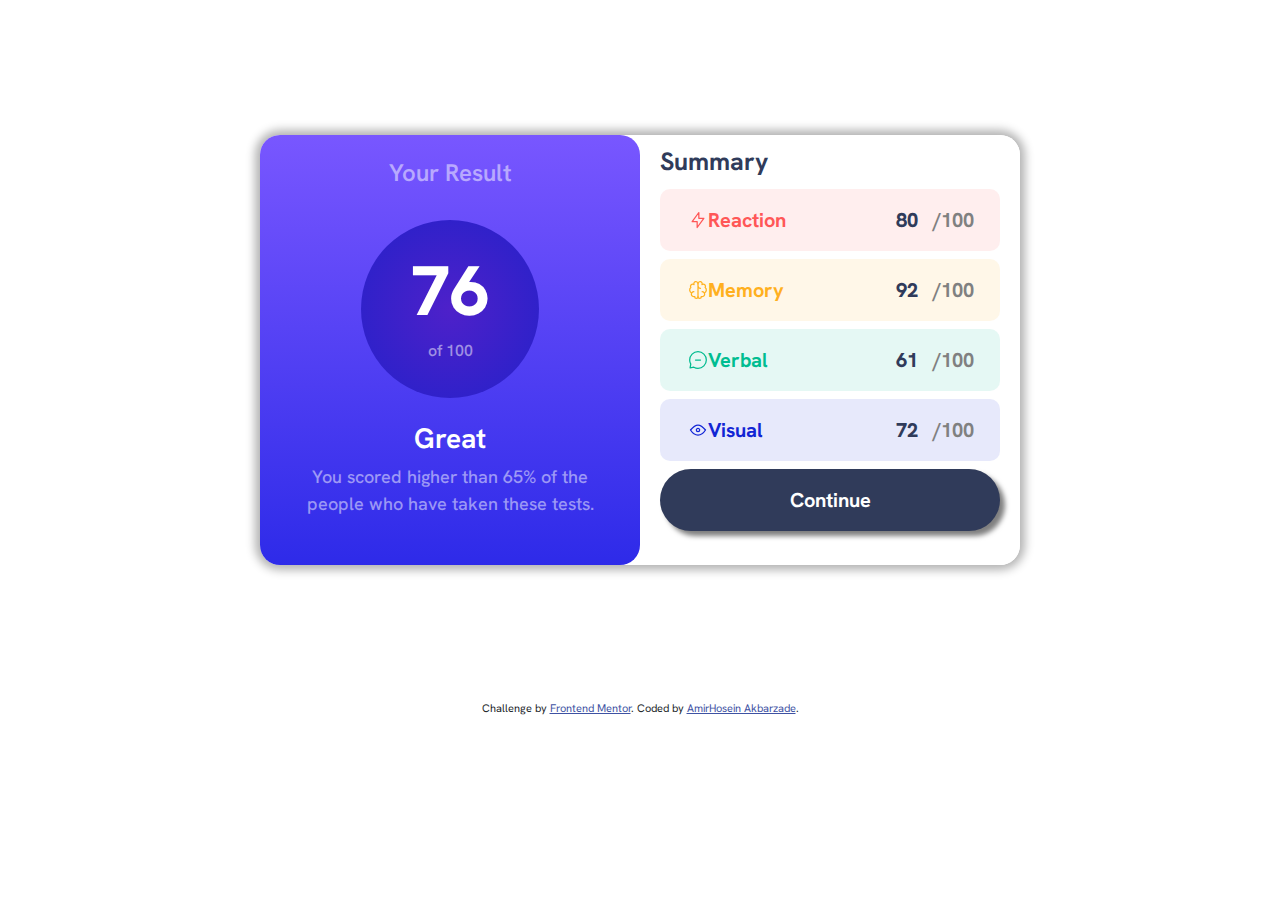
<file: index.html>
<!DOCTYPE html>
<html lang="en">
<head>
  <!--Meta tags and other essential stuffs-->
  <meta charset="UTF-8">
  <meta name="viewport" content="width=device-width, initial-scale=1.0"> <!-- displays site properly based on user's device -->
  <title>Frontend Mentor | Results summary component</title>
  <link rel="icon" type="image/png" sizes="32x32" href="./assets/images/favicon-32x32.png">
  <!--Link to bootstrap css-->
  <link href="https://cdn.jsdelivr.net/npm/bootstrap@5.3.2/dist/css/bootstrap.min.css" rel="stylesheet">

  <!-- Latest compiled JavaScript -->
  <script src="https://cdn.jsdelivr.net/npm/bootstrap@5.3.2/dist/js/bootstrap.bundle.min.js"></script> 

  <!--Link to external css-->
  <link rel="stylesheet" href="styles.css">
  


  <!-- Feel free to remove these styles or customise in your own stylesheet 👍 -->
  <style>
    .attribution { font-size: 11px; text-align: center; }
    .attribution a { color: hsl(228, 45%, 44%); }
  </style>
   <!-- Latest compiled and minified CSS -->
   
</head>
<body>

  <div class="container p-0"">
    <!--mobile design -->
    
    <div class="row p-0 d-flex d-sm-none m-0 mobile el1" >
      <div class="col-12 first-col d-flex flex-column align-items-center m-0">
        <div class="h4 pt-4" id="result" >Your Result</div>
          <div class="mt-4 mb-4 d-flex flex-column justify-content-center" id="circle" >
            <div class="text-center d-flex flex-column ">
              <div class="h1" style="color: white;font-weight: 700; font-family: 'HankenGrotesk_xBold'; font-size: 70px;">76</div>
              <div class="h6 " style="color:  hsl(0, 0%, 100%,0.5) ; font-weight: 550;">of 100</div>
            </div>  
          </div>
          <div class="h3" id="great">Great</div>
          <div class="text d-flex flex-column align-items-center mb-5" >
            <div>You scored higher than 65% of the</div>
            <div>people who have taken these tests.</div>
          </div>
      </div>
    </div>
    
    <div class="container d-flex d-sm-none mobile el2 flex-column">
      <div class="row grade m-2 mb-0 " id="summary">Summary</div>
      <div class="row grade m-2 p-3" style="background-color: hsl(0, 100%, 67%,0.1); " >
        <div class="col-8 label" style="color:hsl(0, 100%, 67%) ;">
          <img src="assets/images/icon-reaction.svg" alt="">
          Reaction</div>
        <div class="col-2 num1 ">80 </div>
        <div class="col-1 num2 p-0">/100</div>   
      </div>
      <div class="row grade m-2 p-3" style="background-color: hsl(39, 100%, 56%,0.1); " >
        <div class="col-8 label" style="color:hsl(39, 100%, 56%) ;">
          <img src="assets/images/icon-memory.svg" alt="">
          Memory</div>
        <div class="col-2 num1 ">92  </div>
        <div class="col-1 num2 p-0">/100</div>   
      </div>
      <div class="row grade m-2 p-3" style="background-color: hsl(166, 100%, 37%,0.1); " >
        <div class="col-8 label" style="color:hsl(166, 100%, 37%) ;">
          <img src="assets/images/icon-verbal.svg" alt="">
          Verbal</div>
        <div class="col-2 num1 ">61 </div>
        <div class="col-1 num2 p-0">/100</div>   
      </div>
      <div class="row grade m-2 p-3" style="background-color: hsl(234, 85%, 45%,0.1); " >
        <div class="col-8 label" style="color:hsl(234, 85%, 45%) ;">
          <img src="assets/images/icon-visual.svg" alt="">
          Visual</div>
        <div class="col-2 num1 ">72 </div>
        <div class="col-1 num2 p-0">/100</div>   
      </div>
      <div class="row grade d-flex justify-content-center m-2 p-3 continue" >
         Continue
      </div>
    </div>
    
    
    <!-- desktop design-->
    <div class="container ">
      <div class="row d-none d-sm-flex  desktop justify-content-center text-center">
        <div class="col-md-10 col-lg-8 ">
          <div class="row " style="border-radius: 20px; box-shadow: 0px 0px 10px 5px rgba(0, 0, 0, 0.3);">
            <div class="col-6 el1" style="border-radius: 20px;">
              <div class=" first-col d-flex flex-column  align-items-center  ">
                <div class="h4 pt-4" id="result" >Your Result</div>
                  <div class="mt-4 mb-4 d-flex flex-column justify-content-center" id="circle" >
                    <div class="text-center d-flex flex-column ">
                      <div class="h1" style="color: white;font-weight: 700; font-family: 'HankenGrotesk_xBold'; font-size: 70px;">76</div>
                      <div class="h6 " style="color:  hsl(0, 0%, 100%,0.5) ; font-weight: 550;">of 100</div>
                    </div>  
                  </div>
                  <div class="h3" id="great">Great</div>
                  <div class="text d-flex flex-column align-items-center mb-5" >
                    <div>You scored higher than 65% of the</div>
                    <div>people who have taken these tests.</div>
                  </div>
              </div>
            </div>
            <div class="col-6 el2" style="border-radius: 20px;">
              <div class="row grade m-2 mb-0 " id="summary">Summary</div>
              <div class="row grade m-2 p-3 " style="background-color: hsl(0, 100%, 67%,0.1); " >
                <div class="col-8 label d-flex justify-content-start" style="color:hsl(0, 100%, 67%) ;">
                  <img src="assets/images/icon-reaction.svg" alt="">
                  Reaction</div>
                <div class="col-2 num1 ">80 </div>
                <div class="col-1 num2 p-0">/100</div>   
              </div>
              <div class="row grade m-2 p-3" style="background-color: hsl(39, 100%, 56%,0.1); " >
                <div class="col-8 label d-flex justify-content-start" style="color:hsl(39, 100%, 56%) ;">
                  <img src="assets/images/icon-memory.svg" alt="">
                  Memory</div>
                <div class="col-2 num1 ">92  </div>
                <div class="col-1 num2 p-0">/100</div>   
              </div>
              <div class="row grade m-2 p-3" style="background-color: hsl(166, 100%, 37%,0.1); " >
                <div class="col-8 label d-flex justify-content-start" style="color:hsl(166, 100%, 37%) ;">
                  <img src="assets/images/icon-verbal.svg" alt="">
                  Verbal</div>
                <div class="col-2 num1 ">61 </div>
                <div class="col-1 num2 p-0">/100</div>   
              </div>
              <div class="row grade m-2 p-3" style="background-color: hsl(234, 85%, 45%,0.1); " >
                <div class="col-8 label d-flex justify-content-start" style="color:hsl(234, 85%, 45%) ;">
                  <img src="assets/images/icon-visual.svg" alt="">
                  Visual</div>
                <div class="col-2 num1 ">72 </div>
                <div class="col-1 num2 p-0">/100</div>   
              </div>
              <div class=" grade d-flex justify-content-center m-2 p-3 continue" >
                 Continue 
               </div>
            </div>
          </div>
        </div>
        
      </div>  
    </div>
    
  </div>
  
  
  <div class="attribution">
    Challenge by <a href="https://www.frontendmentor.io?ref=challenge" target="_blank">Frontend Mentor</a>. 
    Coded by <a href="#">AmirHosein Akbarzade</a>.
  </div>
  <script src="script.js"></script>
</body>
</html>
</file>
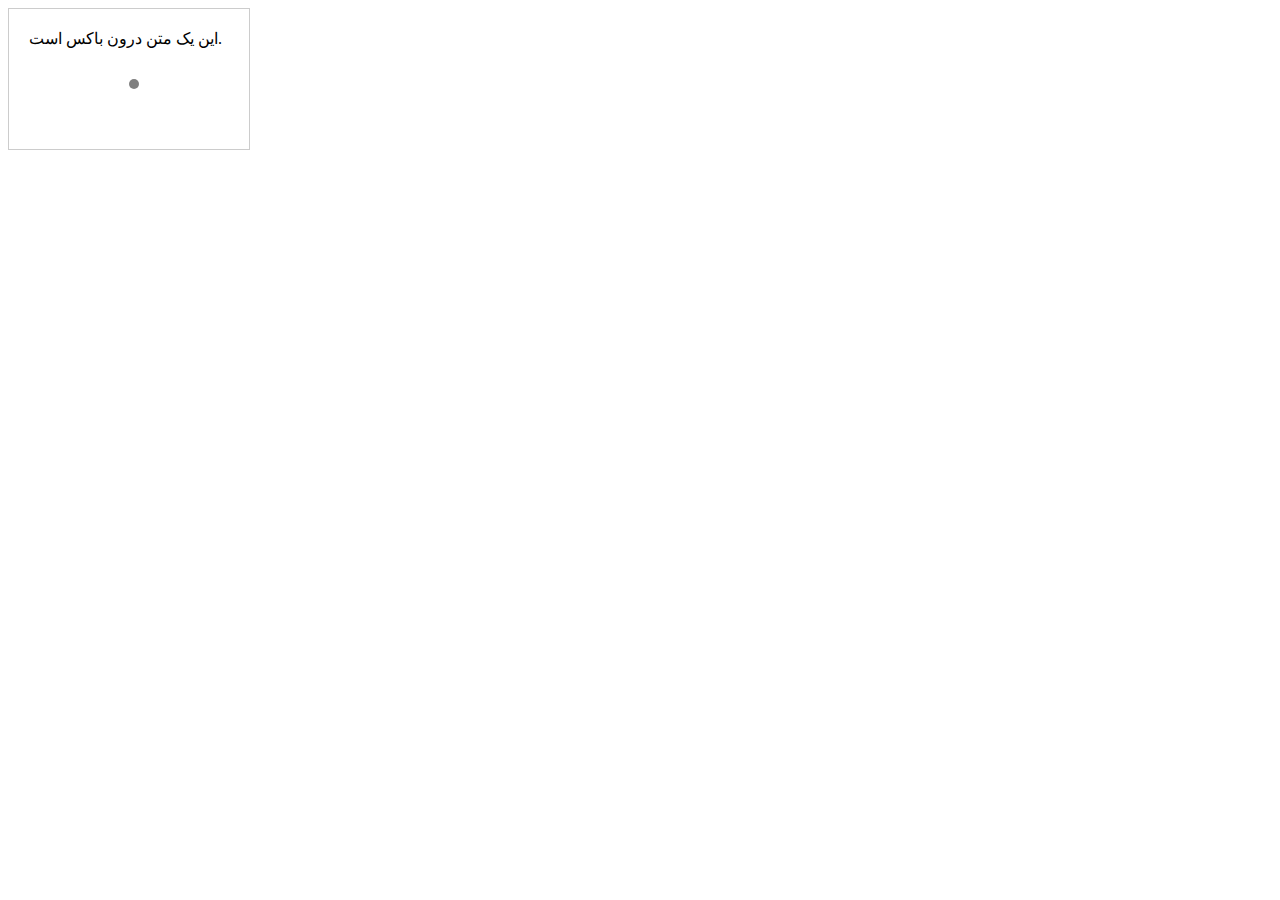
<file: test.html>
<!-- <!DOCTYPE html>
<html>
  <head>
    
  </head>
<body>

<h1>HTML DOM Events</h1>
<h2>The onmouseover Event</h2>

<p>Use the addEventListener() method to attach a "mouseover" and "mouseout" event to a h1 element.</p>

<h1 id="demo">Mouse over me</h1>

<script>
  document.getElementById("demo").addEventListener('click', mouseOver);
  document.getElementById("demo").addEventListener("mouseout", mouseOut);
  
  function mouseOver() {
    document.getElementById("demo").style.backgroundColor = 'red';
  }
  
  function mouseOut() {
    document.getElementById("demo").style.backgroundColor = "black";
  }
  </script>

</body>
</html>
 -->
 <!DOCTYPE html>
<html lang="en">
<head>
  <meta charset="UTF-8">
  <title>Animation Example</title>
  <style>
    .box {
      width: 200px;
      height: 100px;
      background-color: #fff;
      padding: 20px;
      margin-bottom: 20px;
      border: 1px solid #ccc;
      transition: box-shadow 0.3s ease-in-out;
      position: relative;
    }

    .box::before {
      content: '';
      position: absolute;
      top: 50%;
      left: 50%;
      width: 10px;
      height: 10px;
      border-radius: 50%;
      background-color: rgba(0, 0, 0, 0.5);
      transform-origin: center;
      transition: transform 0.3s ease-in-out;
      pointer-events: none;
    }

    .box:hover::before {
      animation: rotateAround 3s linear infinite;
    }

    @keyframes rotateAround {
      from {
        transform: translate(-50%, -50%) rotate(0deg) translate(50px) rotate(0deg);
      }
      to {
        transform: translate(-50%, -50%) rotate(360deg) translate(50px) rotate(-360deg);
      }
    }
  </style>
</head>
<body>

<div id="myBox" class="box">این یک متن درون باکس است.</div>

<script>
  const boxElement = document.getElementById("myBox");
  boxElement.addEventListener("mousemove", function(event) {
    const bounding = boxElement.getBoundingClientRect();
    const relX = event.pageX - bounding.left;
    const relY = event.pageY - bounding.top;
    boxElement.style.boxShadow = `${relX}px ${relY}px 10px rgba(0,0,0,0.5)`;
  });
</script>

</body>
</html>
</file>
<file: styles.css>
@font-face {
  font-family: 'HankenGrotesk';
  src: url('assets/fonts/HankenGrotesk-VariableFont_wght.ttf');
}
@font-face {
  font-family: 'HankenGrotesk_Bold';
  src: url('assets/fonts/static/HankenGrotesk-Bold.ttf');
}
@font-face {
  font-family: 'HankenGrotesk_xBold';
  src: url('assets/fonts/static/HankenGrotesk-ExtraBold.ttf');
}
@font-face {
  font-family: 'HankenGrotesk_md';
  src: url('assets/fonts/static/HankenGrotesk-Medium.ttf');
}

body{
  font-family: 'HankenGrotesk';
}
.row{
  border-radius: 10px;
  
}
.el1{
  background: linear-gradient(to bottom, hsl(252, 100%, 67%), hsl(241, 81%, 54%,1));
  border-radius: 0px 0px 40px 40px;
  
}
.first-col{
  /* border-radius: 20px; */
  /* overflow: hidden;
  position: relative; */
  
}
#result{
  color:  hsl(0, 0%, 100%,0.5);
  font-weight: 600;

}
#circle{
    width: 50%;
    aspect-ratio: 1/1;
    border-radius: 50%;
    /* background: conic-gradient(from 90deg, hsla(256, 72%, 46%, 1) 0deg 180deg,hsla(241, 72%, 46%, 1) 180deg 360deg); */
    background: radial-gradient(circle , hsla(256, 72%, 46%, 1),hsla(241, 72%, 46%, 1) ) ;
  }
#great{
  color: white;
  font-weight: 650;
}
.text{
  text-align: center;
  font-family: 'HankenGrotesk';
  color : hsl(221, 100%, 96%,0.5);/*paleblue*/
  color: hsl(241, 100%, 89% ); /*lavender-num3*/
  /* hsl(224, 30%, 27%) darkgrayblue --num2--backOfContinue-summary */
  color:  hsl(0, 0%, 100%,0.5);
  font-weight: 500;
  font-size: 18px;
}

/* --------------------- */
.el2{
  background-color: white;
}
.mobile.second-col{
  height: 60vh;
}
.desktop{
  margin-top: 15vh;
  margin-bottom: 15vh;
}
#summary{
  font-family: 'HankenGrotesk_Bold';
  color : hsl(224, 30%, 27%); 
  font-size: 25px;
  font-weight: 500;
  
}
.grade{
  /* data-spacing : */
  /* padding: 7vw;
  padding-right: 0px;
  margin: 10vi;
  margin-top: 7vh;
  margin-bottom: 7vh; */
} 
.label{
  font-family: 'HankenGrotesk_Bold';
  font-size: 20px;
}
.num1{
  color:hsl(224, 30%, 27%);
  font-family: 'HankenGrotesk_xBold';
  font-weight: 500;
  font-size: 20px;
}
.num2{
  font-family: 'HankenGrotesk_Bold';
  color:grey;
  font-weight: 500;
  font-size: 20px;
}
.continue{
  color: white;
  background-color:hsl(224, 30%, 27%);
  font-family: 'HankenGrotesk_Bold';
  font-size: 20px;
  border-radius: 40px;
  box-shadow: 5px 5px 5px 0px rgba(0,0,0,0.5);
}
</file>
